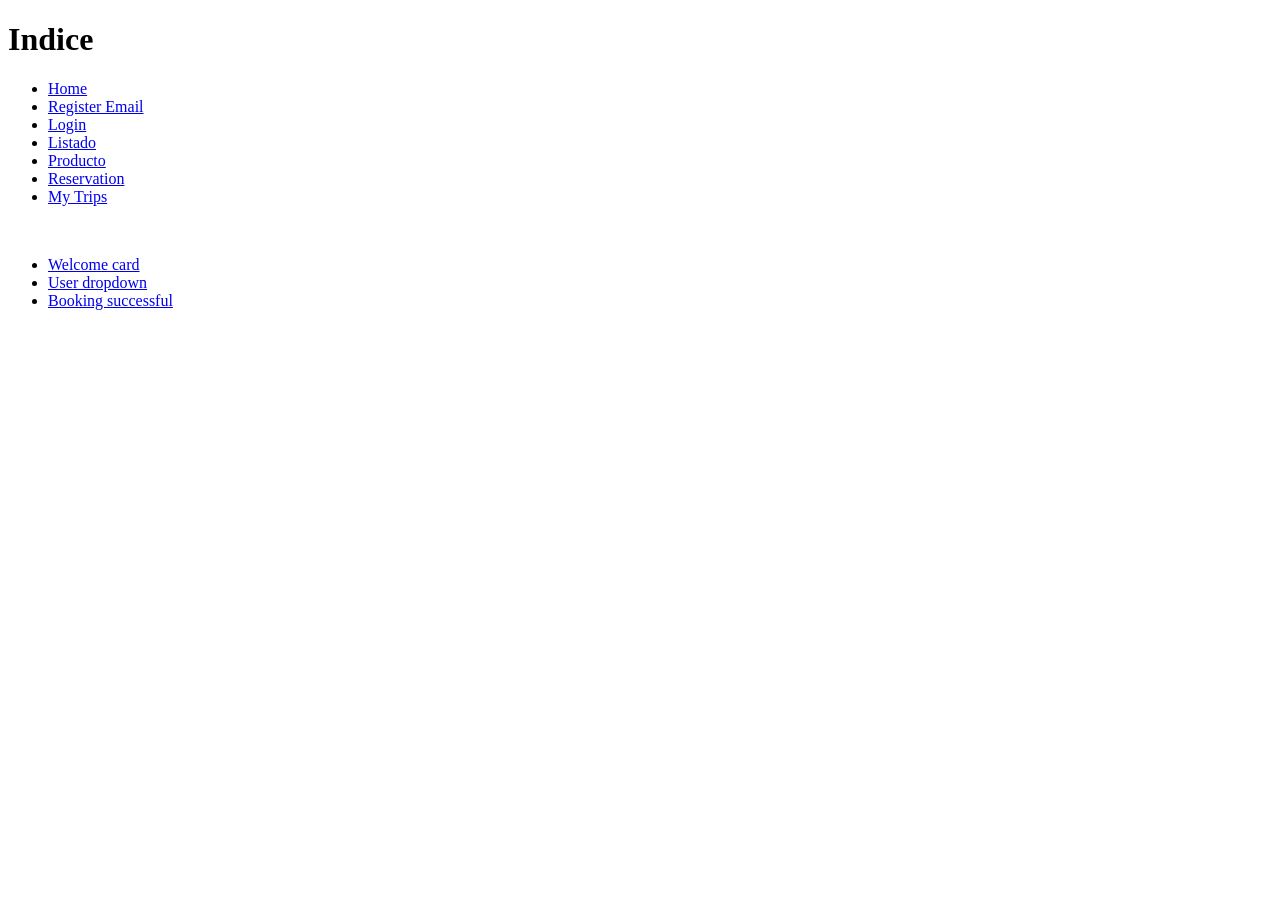
<file: index.html>
<!DOCTYPE html>
<html lang="es">
    <head>
        <meta charset="UTF-8">
        <meta name="viewport" content="width=device-width, initial-scale=1.0">
        <title>Indice</title>
    </head>
    <body>
        <main>
            <h1>Indice</h1>
            <ul>
                <li><a href="home.html">Home</a></li>
                <li><a href="register_email.html">Register Email</a></li>
                <li><a href="login.html">Login</a></li>
                <li><a href="listado.html">Listado</a></li>
                <li><a href="product.html">Producto</a></li>
                <li><a href="reservation.html">Reservation</a></li>
                <li><a href="my_trips.html">My Trips</a></li>
            </ul>
            <br>
            <ul>
                <li><a href="./cards/welcome.html">Welcome card</a></li>
                <li><a href="./cards/user_dropdown.html">User dropdown</a></li>
                <li><a href="./cards/booking_successful.html">Booking successful</a></li>
            </ul>
        </main>
    </body>
</html>
</file>
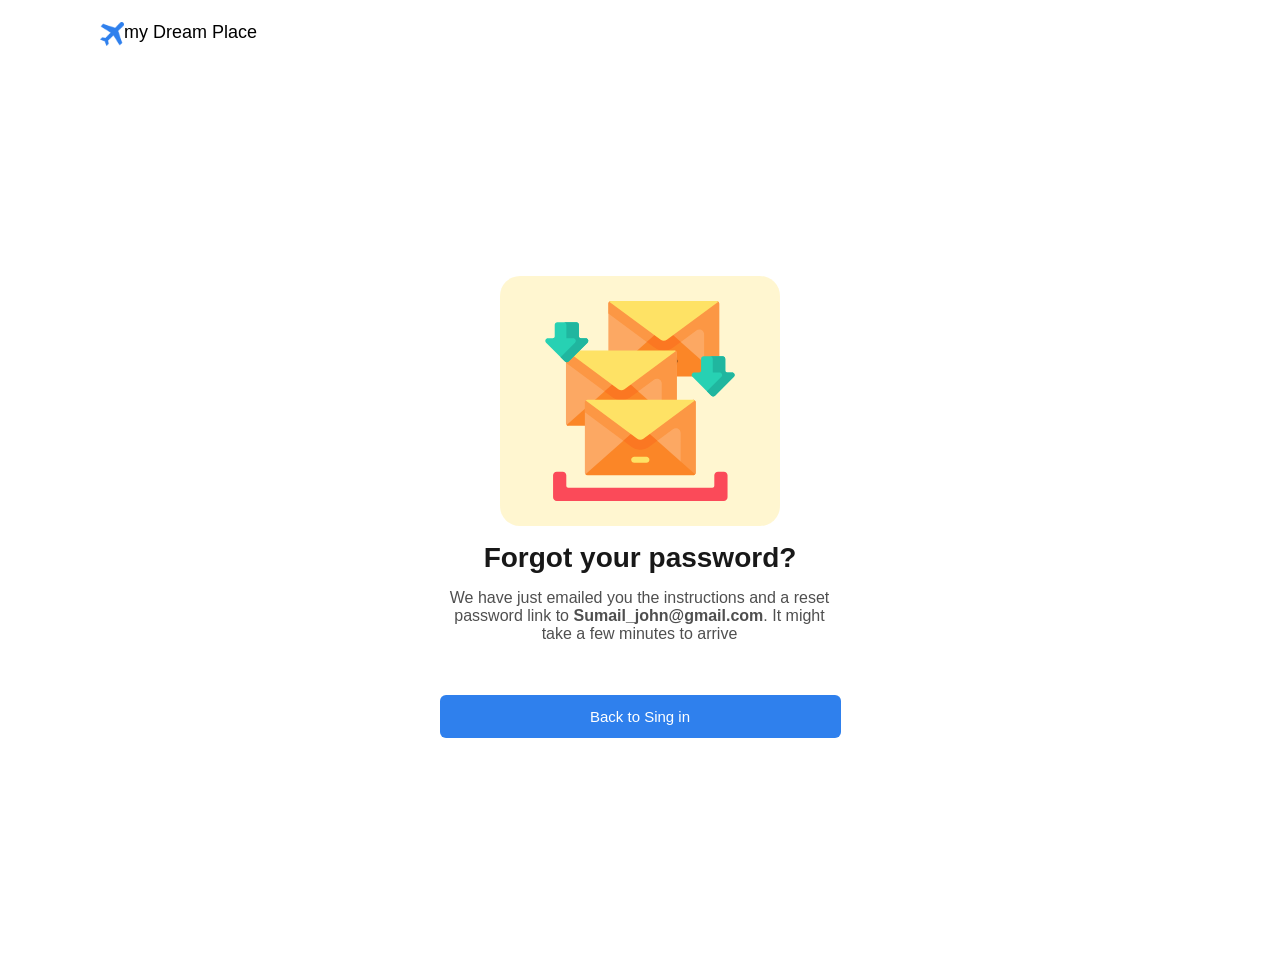
<file: check_inbox.html>
<!DOCTYPE html>
<html lang="en">
    <head>
        <meta charset="UTF-8">
        <meta name="viewport" content="width=device-width, initial-scale=1.0">
        <link rel="stylesheet" href="styles/styles.css">
        <link href="https://fonts.cdnfonts.com/css/sf-pro-display" rel="stylesheet">
        <title>Forgot password</title>
    </head>
    <body>
        <main class="login">
            <header>
                <div class="logo">
                    <a href="index.html"><img src="../img/avion.png" alt=""></a>
                    <p>my Dream Place</p>
                </div>
            </header>
            
            <div class="main-login">
                <div>
                    <div class="check-login">
                        <div>
                            <img src="img/inbox.svg" alt="">
                        </div>
                    </div>

                    <h3>Forgot your password?</h3>
                    <p>We have just emailed you the instructions and a reset password link to <b>Sumail_john@gmail.com</b>. It might take a few minutes to arrive</p>

                    <div>
                        <button class="go-login">Back to Sing in</button>
                    </div>
                </div>
            </div>

        </main>
    </body>
</html>
</file>
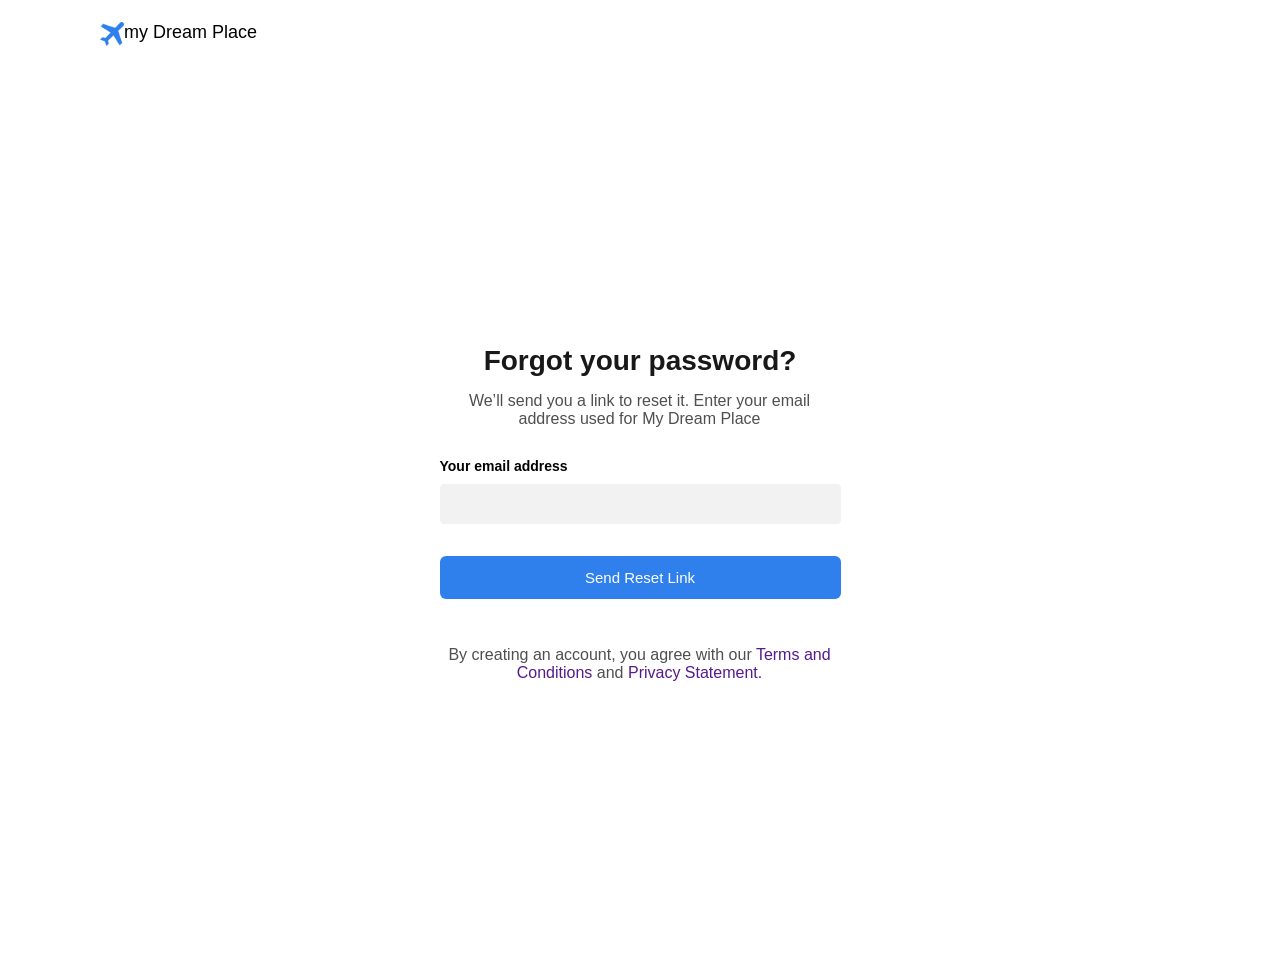
<file: forgot_passwd.html>
<!DOCTYPE html>
<html lang="en">
    <head>
        <meta charset="UTF-8">
        <meta name="viewport" content="width=device-width, initial-scale=1.0">
        <link rel="stylesheet" href="styles/styles.css">
        <link href="https://fonts.cdnfonts.com/css/sf-pro-display" rel="stylesheet">
        <title>Forgot password</title>
    </head>
    <body>
        <main class="login">
            <header>
                <div class="logo">
                    <a href="index.html"><img src="../img/avion.png" alt=""></a>
                    <p>my Dream Place</p>
                </div>
            </header>
            
            <div class="main-login">
                <div>
                    <h3>Forgot your password?</h3>
                    <p>We’ll send you a link to reset it. Enter your email address used for My Dream Place</p>
                    <form action="check_inbox.html">
                        <div>
                            <label for="email">Your email address</label>
                            <input type="email" id="email">
                        </div>
                        <div>
                            <button type="submit">Send Reset Link</button>
                        </div>
                    </form>

                    <div class="term-priv">
                        <p>By creating an account, you agree with our <a href="">Terms and Conditions</a> and <a href="">Privacy Statement.</a></p>
                    </div>
                </div>
            </div>

        </main>
    </body>
</html>
</file>
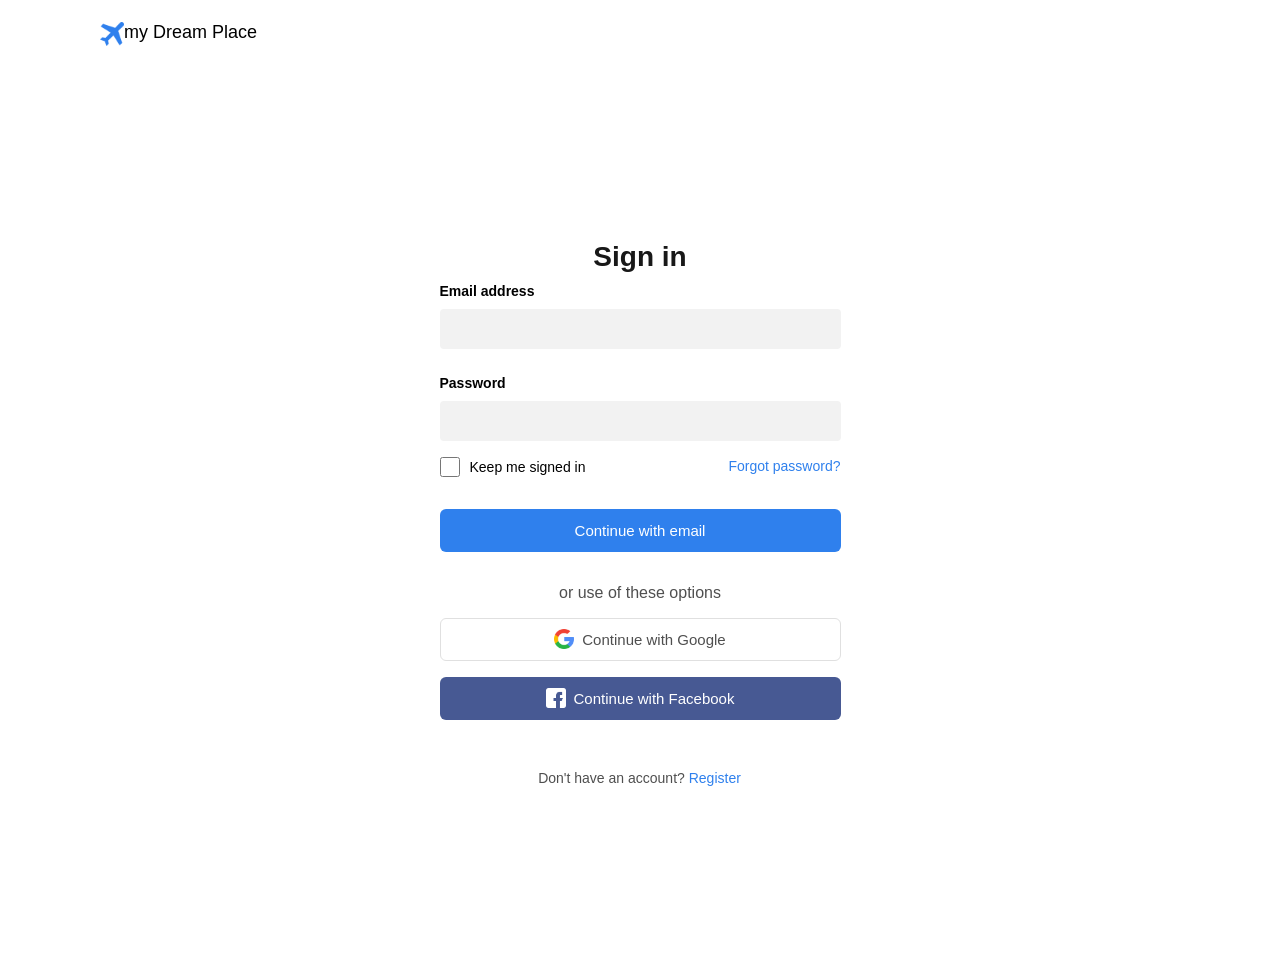
<file: login.html>
<!DOCTYPE html>
<html lang="en">
    <head>
        <meta charset="UTF-8">
        <meta name="viewport" content="width=device-width, initial-scale=1.0">
        <link rel="stylesheet" href="styles/styles.css">
        <link href="https://fonts.cdnfonts.com/css/sf-pro-display" rel="stylesheet">
        <title>login</title>
    </head>
    <body>
        <main class="login">
            <header>
                <div class="logo">
                    <a href="index.html"><img src="../img/avion.png" alt=""></a>
                    <p>my Dream Place</p>
                </div>
            </header>
            
            <div class="main-login">
                <div>
                    <h3>Sign in</h3>

                    <form>
                        <div>
                            <label for="email">Email address</label>
                            <input type="text" id="email">
                        </div>
                        <div>
                            <label for="password">Password</label>
                            <input type="password" id="password">
                        </div>
                        <div class="options">
                            <div class="check">
                                <input type="checkbox" id="signed-in"> 
                                <label for="signed-in">Keep me signed in</label>
                            </div>
                            <div>
                                <a href="forgot_passwd.html">Forgot password?</a>
                            </div>
                        </div>
                        <div>
                            <button type="submit">Continue with email</button>
                        </div>
                    </form>

                    <div class="separador">
                        <hr>
                        <p>or use of these options</p>
                        <hr>
                    </div>

                    <div class="other-options">
                        <button class="google">
                            <img src="../img/google.png" alt="">
                            <span>Continue with Google</span>
                        </button>
                        <button class="facebook">
                            <img src="../img/facebook.png" alt="">
                            <span>Continue with Facebook</span>
                        </button>
                    </div>
                    
                    <div class="go-register">
                        <p>Don't have an account? <a href="register_email.html">Register</a></p>
                    </div>
                </div>
            </div>

        </main>
    </body>
</html>
</file>
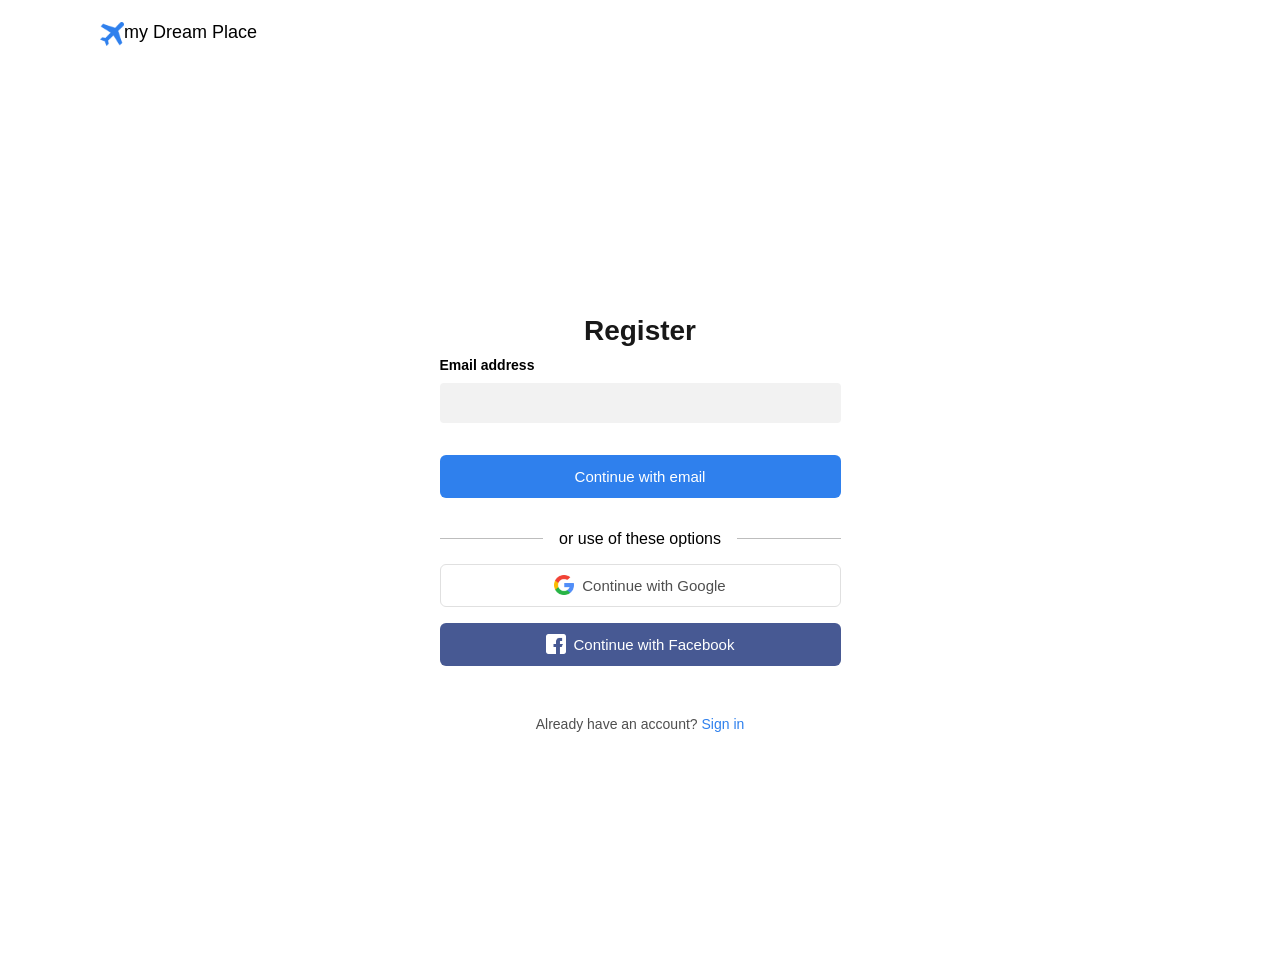
<file: register_email.html>
<!DOCTYPE html>
<html lang="en">
    <head>
        <meta charset="UTF-8">
        <meta name="viewport" content="width=device-width, initial-scale=1.0">
        <link rel="stylesheet" href="styles/styles.css">
        <link href="https://fonts.cdnfonts.com/css/sf-pro-display" rel="stylesheet">
        <title>Register</title>
    </head>
    <body>
        <main class="register">
            <header>
                <div class="logo">
                    <a href="index.html"><img src="../img/avion.png" alt=""></a>
                    <p>my Dream Place</p>
                </div>
            </header>
            
            <div class="main-register">
                <div>
                    <h3>Register</h3>

                    <form action="register_passwd.html">
                        <div>
                            <label for="email">Email address</label>
                            <input type="email" id="email" required>
                        </div>
                        <div>
                            <button type="submit">Continue with email</button>
                        </div>
                    </form>

                    <div class="separador">
                        <hr>
                        <p>or use of these options</p>
                        <hr>
                    </div>

                    <div class="other-options">
                        <button class="google">
                            <img src="../img/google.png" alt="">
                            <span>Continue with Google</span>
                        </button>
                        <button class="facebook">
                            <img src="../img/facebook.png" alt="">
                            <span>Continue with Facebook</span>
                        </button>
                    </div>
                    
                    <div class="go-register">
                        <p>Already have an account? <a href="login.html">Sign in</a></p>
                    </div>
                </div>
            </div>

        </main>
    </body>
</html>
</file>
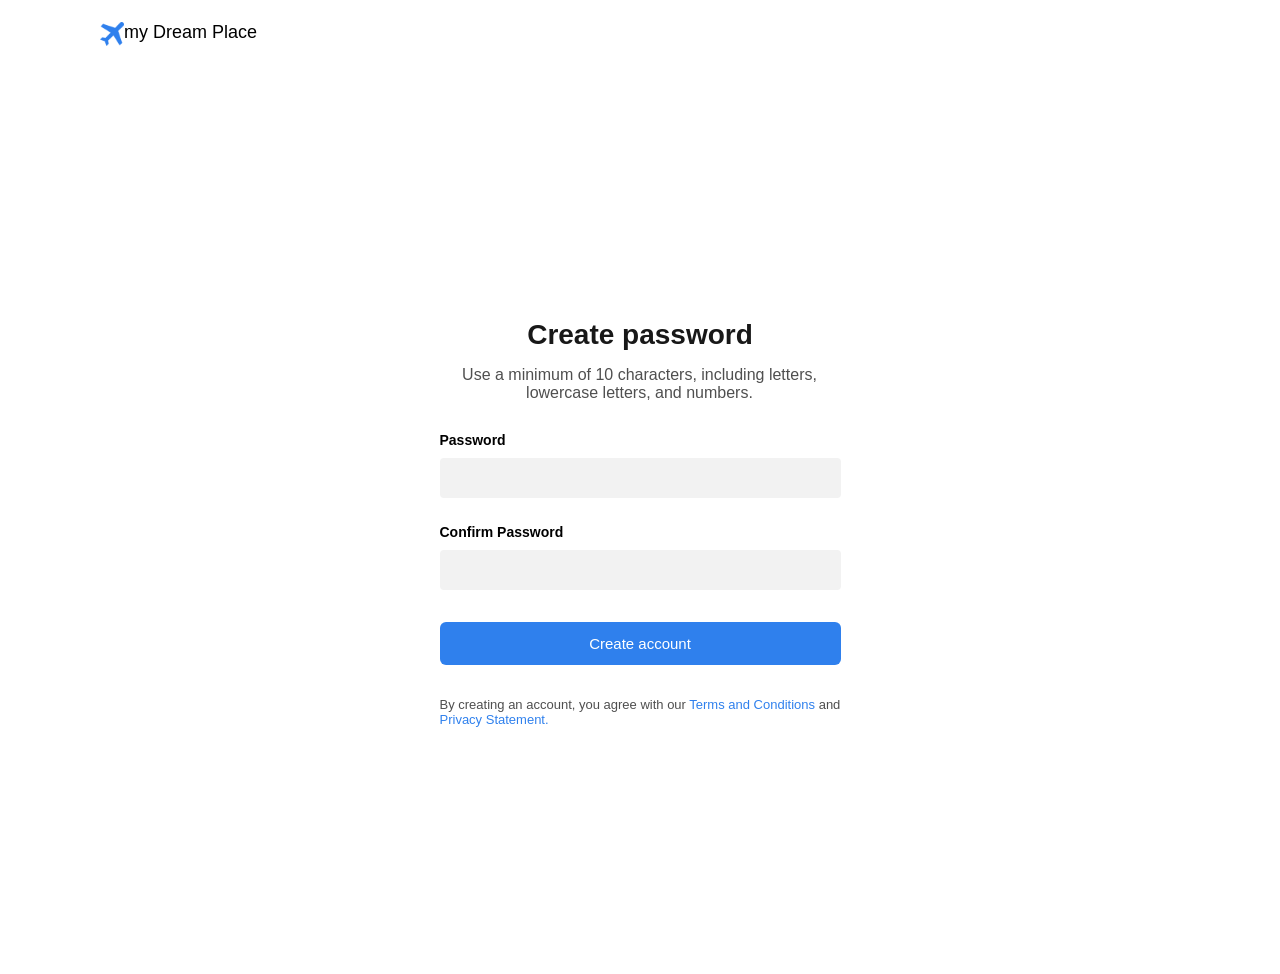
<file: register_passwd.html>
<!DOCTYPE html>
<html lang="en">
    <head>
        <meta charset="UTF-8">
        <meta name="viewport" content="width=device-width, initial-scale=1.0">
        <link rel="stylesheet" href="styles/styles.css">
        <link href="https://fonts.cdnfonts.com/css/sf-pro-display" rel="stylesheet">
        <title>Register</title>
    </head>
    <body>
        <main class="register">
            <header>
                <div class="logo">
                    <a href="index.html"><img src="../img/avion.png" alt=""></a>
                    <p>my Dream Place</p>
                </div>
            </header>
            
            <div class="main-register">
                <div>
                    <h3>Create password</h3>
                    <p>Use a minimum of 10 characters, including letters, lowercase letters, and numbers.</p>
                    <form>
                        <div>
                            <label for="passwd">Password</label>
                            <input type="password" id="passwd">
                        </div>
                        <div>
                            <label for="email">Confirm Password</label>
                            <input type="password" id="email">
                        </div>
                        <div>
                            <button type="submit">Create account</button>
                        </div>
                    </form>

                    <div class="term-priv">
                        <p>By creating an account, you agree with our <a href="">Terms and Conditions</a> and <a href="">Privacy Statement.</a></p>
                    </div>
                </div>
            </div>

        </main>
    </body>
</html>
</file>
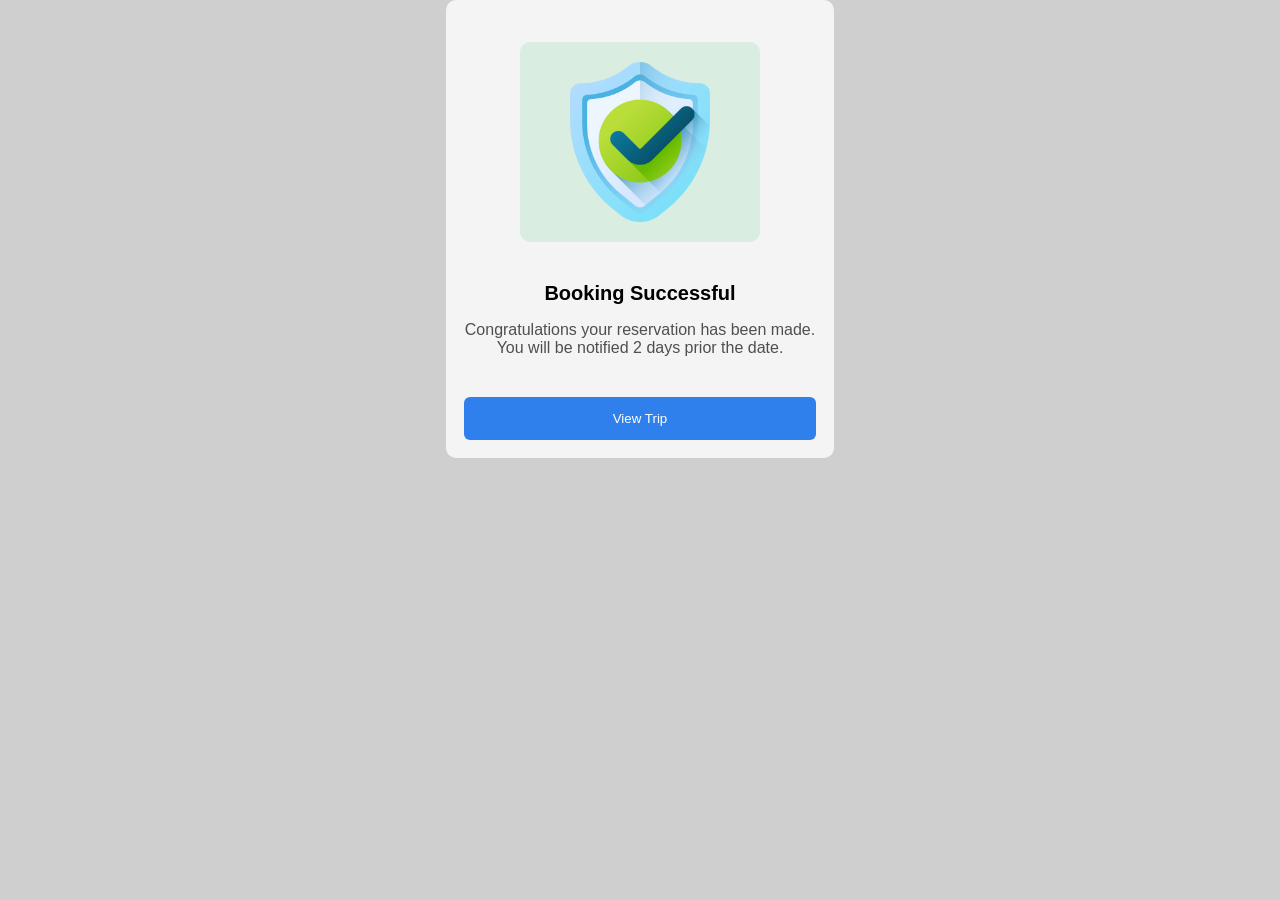
<file: cards/booking_successful.html>
<!DOCTYPE html>
<html lang="en">
    <head>
        <meta charset="UTF-8">
        <meta name="viewport" content="width=device-width, initial-scale=1.0">
        <link rel="stylesheet" href="../styles/styles.css">
        <link href="https://fonts.cdnfonts.com/css/sf-pro-display" rel="stylesheet">
        <title>Booking successful</title>
    </head>
    <body>
        <div class="booking">
            <div>
                <img src="../img/sec.png" alt="">
            </div>
            <p>Booking Successful</p>
            <span>Congratulations your reservation has been made. You will be notified 2 days prior the date.</span>
            <button>View Trip</button>
        </div>
    </body>
</html>
</file>
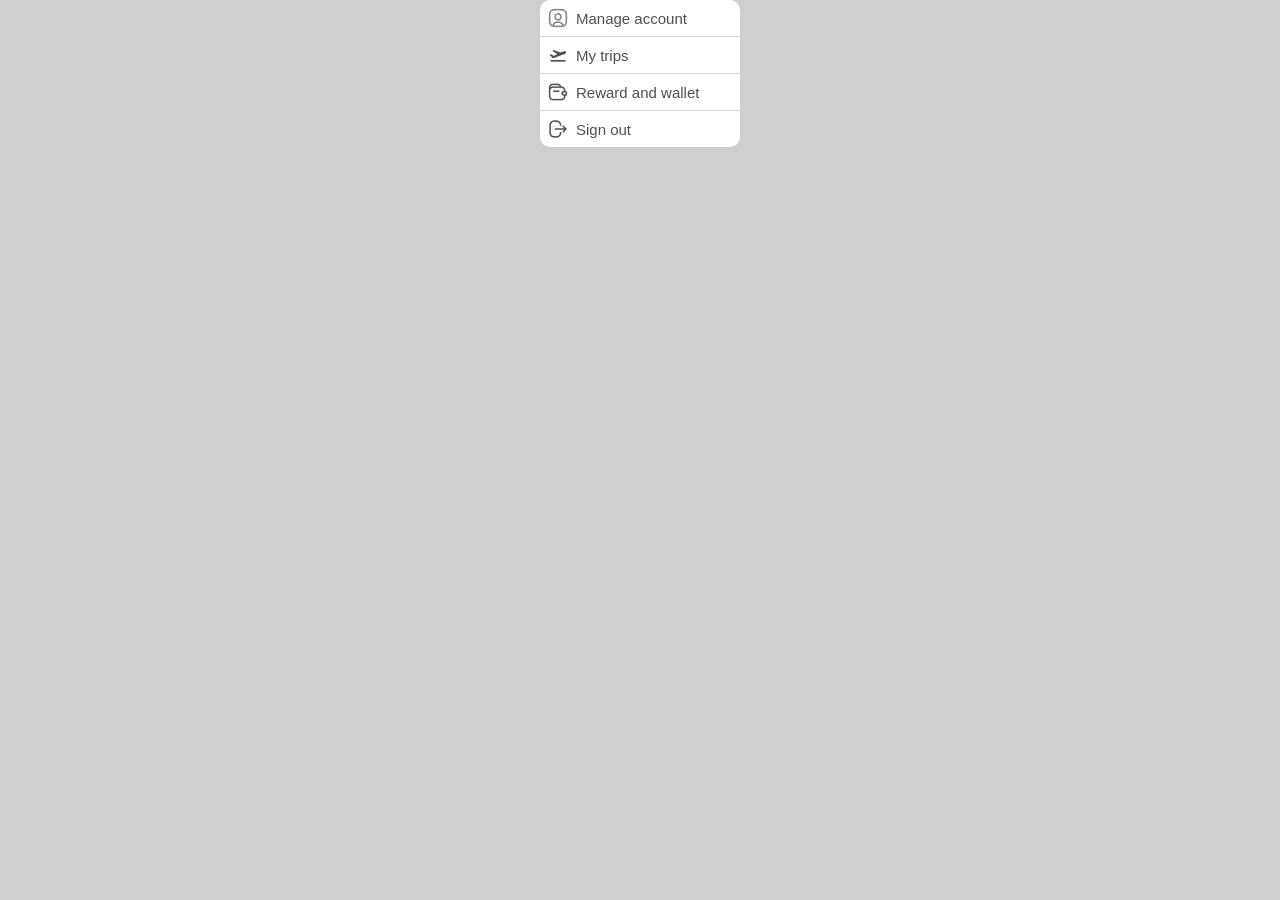
<file: cards/user_dropdown.html>
<!DOCTYPE html>
<html lang="en">
    <head>
        <meta charset="UTF-8">
        <meta name="viewport" content="width=device-width, initial-scale=1.0">
        <link rel="stylesheet" href="../styles/styles.css">
        <link href="https://fonts.cdnfonts.com/css/sf-pro-display" rel="stylesheet">
        <title>User dropdown</title>
    </head>
    <body>
        <div class="user-dropdown">
            <div>
                <img src="../img/avatar.png" alt="">
                <span>Manage account</span>
            </div>
            <div>
                <img src="../img/plane.png" alt="">
                <span>My trips</span>
            </div>
            <div>
                <img src="../img/wallet.png" alt="">
                <span>Reward and wallet</span>
            </div>
            <div>
                <img src="../img/logout.png" alt="">
                <span>Sign out</span>
            </div>
        </div>
    </body>
</html>
</file>
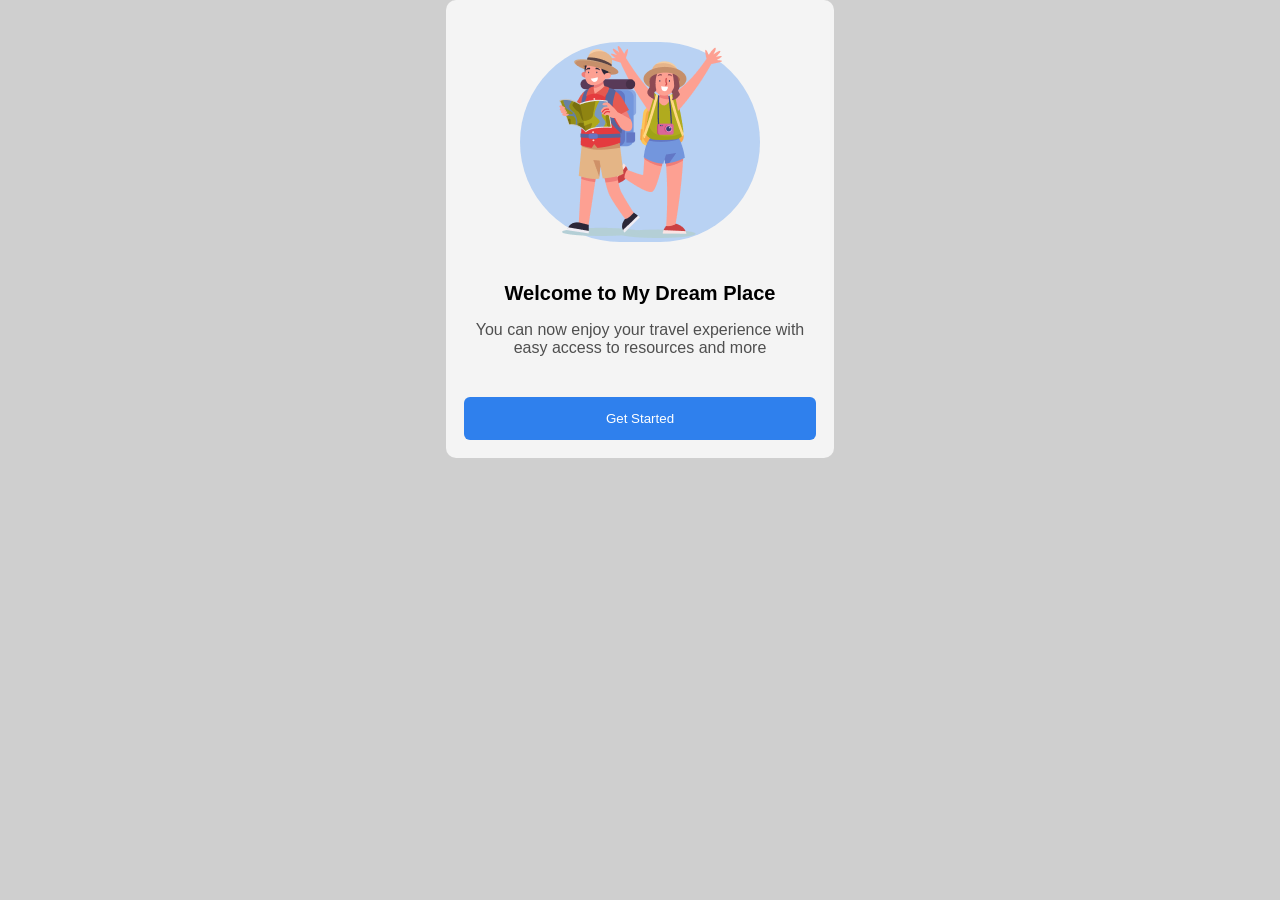
<file: cards/welcome.html>
<!DOCTYPE html>
<html lang="en">
    <head>
        <meta charset="UTF-8">
            <meta name="viewport" content="width=device-width, initial-scale=1.0">
            <link rel="stylesheet" href="../styles/styles.css">
            <link href="https://fonts.cdnfonts.com/css/sf-pro-display" rel="stylesheet">
        <title>Welcome card</title>
    </head>
    <body>
        <div class="welcome">
            <div>
                <img src="../img/pers_1.png" alt="">
                <img src="../img/pers_2.png" alt="">
            </div>
            <p>Welcome to My Dream Place</p>
            <span>You can now enjoy your travel experience with easy access to resources and more</span>
            <button>Get Started</button>
        </div>
    </body>
</html>
</file>
<file: styles/styles.css>
@import "color.css";
@import "general.css";

* {
    margin: 0;
    padding: 0;

    text-decoration: none;

    font-family: 'SF Pro Display', sans-serif;
                                                
}
</file>
